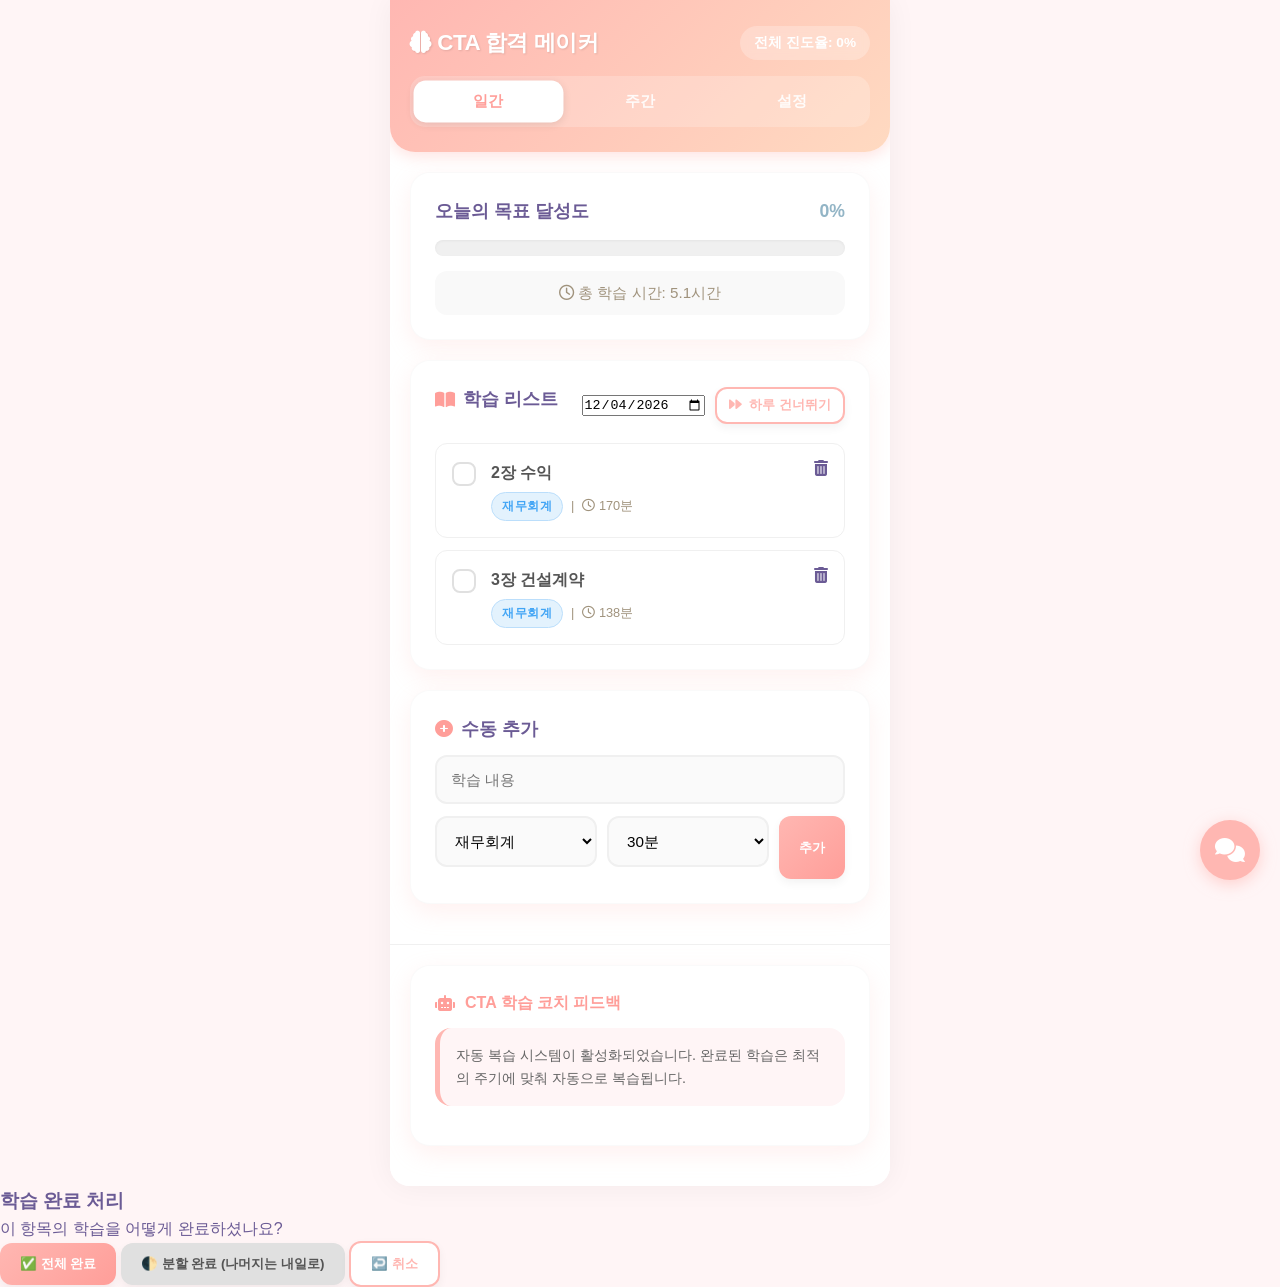
<file: planner.html>
<!DOCTYPE html>
<html lang="ko">
<head>
    <meta charset="UTF-8">
    <meta name="viewport" content="width=device-width, initial-scale=1.0">
    <title>CTA 합격 메이커 - 세무사 시험 플래너</title>
    <link rel="stylesheet" href="style.css">
    <link rel="stylesheet" href="https://cdnjs.cloudflare.com/ajax/libs/font-awesome/6.0.0/css/all.min.css">
</head>
<body>
    <div class="app-container">
        <header class="main-header">
            <div class="header-top">
                <h1><i class="fas fa-brain"></i> CTA 합격 메이커</h1>
                <div class="exam-countdown" id="exam-countdown">진도 계산 중...</div>
            </div>
            <nav class="view-tabs">
                <button class="tab-btn active" data-view="daily">일간</button>
                <button class="tab-btn" data-view="weekly">주간</button>
                <button class="tab-btn" data-view="settings">설정</button>
            </nav>
        </header>

        <main id="view-container">
            <!-- Daily View -->
            <div id="daily-view" class="view-content active">
                <section class="card summary-card">
                    <div class="progress-info">
                        <h2>오늘의 목표 달성도</h2>
                        <div class="progress-bar-container">
                            <div id="daily-progress-bar" class="progress-bar" style="width: 0%"></div>
                        </div>
                        <span id="daily-percentage">0%</span>
                    </div>
                    <div class="study-time-info">
                        <p><i class="far fa-clock"></i> 총 학습 시간: <span id="remaining-time">--</span></p>
                    </div>
                </section>

                <section class="card">
                    <div class="section-header">
                        <h2><i class="fas fa-book-open"></i> 학습 리스트</h2>
                        <div class="daily-controls">
                            <input type="date" id="selected-date" class="small-date">
                            <button id="skip-day-btn" class="btn btn-outline btn-sm"><i class="fas fa-forward"></i> 하루 건너뛰기</button>
                        </div>
                    </div>
                    <ul id="task-list" class="task-list">
                        <!-- Tasks will be injected here -->
                    </ul>
                </section>

                <section class="card">
                    <h2><i class="fas fa-plus-circle"></i> 수동 추가</h2>
                    <form id="add-task-form" class="compact-form">
                        <input type="text" id="task-title" placeholder="학습 내용" required>
                        <div class="form-row">
                            <select id="task-subject" required>
                                <option value="재무회계">재무회계</option>
                                <option value="세법">세법</option>
                                <option value="원가회계">원가회계</option>
                                <option value="재정학">재정학</option>
                            </select>
                            <select id="task-time" required>
                                <option value="30">30분</option>
                                <option value="60">1시간</option>
                                <option value="120">2시간</option>
                                <option value="180">3시간</option>
                            </select>
                            <button type="submit" class="btn btn-primary">추가</button>
                        </div>
                    </form>
                </section>
            </div>

            <!-- Weekly View -->
            <div id="weekly-view" class="view-content">
                <section class="card">
                    <h2><i class="fas fa-calendar-week"></i> 주간 학습 계획</h2>
                    <div id="weekly-goals" class="goals-list"></div>
                </section>
            </div>

            <!-- Settings View -->
            <div id="settings-view" class="view-content">
                 <section class="card">
                    <h2><i class="fas fa-cog"></i> 학습 환경 설정</h2>
                    <div class="settings-group">
                        <div class="setting-item">
                            <label>공부 시작 시간</label>
                            <input type="time" id="start-time" value="09:00">
                        </div>
                        <div class="setting-item">
                            <label>공부 종료 시간</label>
                            <input type="time" id="end-time" value="22:00">
                        </div>
                        <div class="setting-item">
                            <label>총 휴식 시간 (시간)</label>
                            <input type="number" id="break-time" value="2" step="0.5">
                        </div>
                        <button id="save-settings-btn" class="btn btn-primary">설정 저장 및 반영</button>
                    </div>
                </section>
                <section class="card">
                    <h2><i class="fas fa-book-reader"></i> 커리큘럼 정보</h2>
                     <ul class="book-list">
                        <li><strong>재무회계:</strong> 김영덕 객관식 재무회계</li>
                        <li><strong>세법:</strong> 유은종·정우승 세법워크북/객관식세법</li>
                        <li><strong>원가회계:</strong> 임세진 원가관리회계</li>
                        <li><strong>재정학:</strong> 정병열 재정학연습</li>
                    </ul>
                    <button id="reset-curriculum-btn" class="btn btn-danger btn-sm">진도 전체 초기화</button>
                </section>
            </div>
        </main>

        <footer class="app-footer">
            <section class="card feedback-card">
                <div class="ai-header">
                    <i class="fas fa-robot"></i> <span>CTA 학습 코치 피드백</span>
                </div>
                <div id="ai-feedback" class="ai-feedback-text">
                    자동 복습 시스템이 활성화되었습니다. 완료된 학습은 최적의 주기에 맞춰 자동으로 복습됩니다.
                </div>
            </section>
        </footer>

        <!-- Chat Widget -->
        <button class="chat-toggle-btn" onclick="toggleChat()">
            <i class="fas fa-comments"></i>
        </button>
        <div class="chat-widget" id="chat-widget">
            <div class="chat-header">
                <span>AI 학습 코치</span>
                <i class="fas fa-times" style="cursor:pointer;" onclick="toggleChat()"></i>
            </div>
            <div class="chat-body" id="chat-body">
                <div class="chat-message bot">
                    학습 일정 조정이 필요하신가요? <br> "진도 수정", "지금 시작할게", "14시에 시작" 또는 "오늘 하루 쉴게" 라고 말씀해보세요.
                </div>
            </div>
            <div class="chat-input-area">
                <input type="text" id="chat-input" placeholder="메시지를 입력하세요...">
                <button class="btn btn-primary btn-sm" onclick="sendMessage()">전송</button>
            </div>
        </div>
    </div>

    <!-- Completion Modal -->
    <div id="completion-modal" class="modal-overlay">
        <div class="modal-content">
            <h3>학습 완료 처리</h3>
            <p>이 항목의 학습을 어떻게 완료하셨나요?</p>
            <div class="modal-actions">
                <button id="complete-full-btn" class="btn btn-primary">✅ 전체 완료</button>
                <button id="complete-split-btn" class="btn btn-secondary">🌓 분할 완료 (나머지는 내일로)</button>
                <button id="modal-cancel-btn" class="btn btn-outline">↩️ 취소</button>
            </div>
        </div>
    </div>

    <script src="main.js"></script>
</body>
</html>
</file>
<file: style.css>
:root {
    /* Pastel Theme Palette */
    --primary-color: #FFB7B2;    /* Pastel Pink */
    --primary-dark: #FF9E99;
    --secondary-color: #AEC6CF;  /* Pastel Blue */
    --secondary-dark: #93B5C6;
    --accent-color: #FDFD96;     /* Pastel Yellow */
    --success-color: #B2F7EF;    /* Mint Green */
    --text-main: #6B5B95;        /* Soft Purple/Dark Grey */
    --text-muted: #A0937D;
    --bg-color: #FFF5F6;         /* Very Light Pink Background */
    --card-bg: #FFFFFF;
    --border-radius: 20px;
    --shadow: 0 8px 24px rgba(255, 183, 178, 0.2);
    --font-main: 'Pretendard', 'Nunito', sans-serif;
}

* {
    box-sizing: border-box;
    margin: 0;
    padding: 0;
}

body {
    font-family: var(--font-main);
    background-color: var(--bg-color);
    color: var(--text-main);
    line-height: 1.6;
}

.app-container {
    max-width: 500px;
    margin: 0 auto;
    background: var(--card-bg);
    min-height: 100vh;
    display: flex;
    flex-direction: column;
    box-shadow: 0 0 30px rgba(0,0,0,0.05);
    border-radius: 0 0 20px 20px;
    overflow: hidden;
}

/* Header */
.main-header {
    background: linear-gradient(135deg, #FFB7B2, #FFDAC1); /* Pink to Peach */
    color: white;
    padding: 25px 20px;
    position: sticky;
    top: 0;
    z-index: 100;
    border-radius: 0 0 25px 25px;
    box-shadow: 0 4px 15px rgba(255, 183, 178, 0.4);
}

.header-top {
    display: flex;
    justify-content: space-between;
    align-items: center;
    margin-bottom: 15px;
}

.header-top h1 {
    font-size: 1.4rem;
    font-weight: 800;
    letter-spacing: -0.5px;
    text-shadow: 1px 1px 2px rgba(0,0,0,0.1);
}

.exam-countdown {
    background: rgba(255,255,255,0.25);
    padding: 6px 14px;
    border-radius: 25px;
    font-size: 0.85rem;
    font-weight: 700;
    backdrop-filter: blur(4px);
}

.view-tabs {
    display: flex;
    background: rgba(255,255,255,0.2);
    border-radius: 15px;
    padding: 5px;
    gap: 5px;
}

.tab-btn {
    flex: 1;
    border: none;
    background: none;
    color: rgba(255,255,255,0.9);
    padding: 10px;
    font-size: 0.95rem;
    cursor: pointer;
    border-radius: 12px;
    transition: all 0.3s cubic-bezier(0.4, 0, 0.2, 1);
    font-weight: 600;
}

.tab-btn.active {
    background: white;
    color: var(--primary-dark);
    font-weight: 800;
    box-shadow: 0 2px 8px rgba(0,0,0,0.1);
    transform: scale(1.02);
}

/* Main Content */
main {
    flex: 1;
    padding: 20px;
}

.view-content {
    display: none;
    animation: slideUp 0.5s cubic-bezier(0.2, 0.8, 0.2, 1);
}

.view-content.active {
    display: block;
}

@keyframes slideUp {
    from { opacity: 0; transform: translateY(20px); }
    to { opacity: 1; transform: translateY(0); }
}

.card {
    background: var(--card-bg);
    border-radius: var(--border-radius);
    padding: 24px;
    margin-bottom: 20px;
    box-shadow: var(--shadow);
    border: 1px solid rgba(0,0,0,0.02);
    transition: transform 0.2s;
}

.card:hover {
    transform: translateY(-2px);
}

.section-header {
    display: flex;
    justify-content: space-between;
    align-items: center;
    margin-bottom: 18px;
}

.daily-controls {
    display: flex;
    align-items: center;
    gap: 10px;
}

#skip-day-btn i {
    margin-right: 4px;
}

h2 {
    font-size: 1.1rem;
    color: var(--text-main);
    margin-bottom: 12px;
    font-weight: 800;
    display: flex;
    align-items: center;
    gap: 8px;
}

h2 i {
    color: var(--primary-dark);
}

/* Summary Card */
.progress-bar-container {
    height: 16px;
    background: #F0F0F0;
    border-radius: 10px;
    overflow: hidden;
    margin: 15px 0;
    box-shadow: inset 0 1px 3px rgba(0,0,0,0.05);
}

.progress-bar {
    height: 100%;
    background: linear-gradient(90deg, var(--secondary-color), var(--success-color));
    width: 0%;
    border-radius: 10px;
    transition: width 0.8s cubic-bezier(0.4, 0, 0.2, 1);
}

.progress-info {
    position: relative;
    margin-bottom: 10px;
}

#daily-percentage {
    position: absolute;
    right: 0;
    top: 0;
    font-weight: 800;
    color: var(--secondary-dark);
    font-size: 1.1rem;
}

.study-time-info {
    font-size: 0.95rem;
    color: var(--text-muted);
    background: #F9F9F9;
    padding: 10px;
    border-radius: 12px;
    text-align: center;
}

/* Task List */
.task-list {
    list-style: none;
}

.task-item {
    display: flex;
    align-items: flex-start;
    padding: 16px;
    transition: all 0.2s;
    background: white;
    border-radius: 12px;
    margin-bottom: 12px;
    border: 1px solid #F0F0F0;
    position: relative;
    overflow: hidden;
}

.task-item:last-child {
    margin-bottom: 0;
}

.task-item.completed {
    opacity: 0.6;
    background: #FAFAFA;
}

.task-item.type-review::before {
    content: '복습';
    position: absolute;
    top: -1px;
    left: -1px;
    background: var(--accent-color);
    color: #8C7B50;
    padding: 4px 10px 4px 14px;
    border-bottom-right-radius: 15px;
    font-size: 0.7rem;
    font-weight: 800;
    box-shadow: 1px 1px 5px rgba(0,0,0,0.1);
    z-index: 1;
}


.task-checkbox {
    width: 24px;
    height: 24px;
    border: 2px solid #E0E0E0;
    border-radius: 8px;
    margin-right: 15px;
    margin-top: 2px;
    cursor: pointer;
    flex-shrink: 0;
    position: relative;
    z-index: 2;
    transition: all 0.2s;
}

.task-item.completed .task-checkbox {
    background: var(--secondary-color);
    border-color: var(--secondary-color);
    transform: scale(1.1);
}

.task-item.completed .task-checkbox::after {
    content: '✔';
    color: white;
    font-size: 14px;
    position: absolute;
    top: 50%;
    left: 50%;
    transform: translate(-50%, -50%);
    font-weight: bold;
}

.task-info {
    flex: 1;
    z-index: 2;
}

.task-title {
    font-weight: 700;
    display: block;
    font-size: 1rem;
    color: #555;
    margin-bottom: 6px;
}

.task-item.completed .task-title {
    text-decoration: line-through;
    color: #AAA;
}

.task-meta {
    font-size: 0.8rem;
    color: var(--text-muted);
    display: flex;
    align-items: center;
    gap: 8px;
}

.subject-tag {
    padding: 4px 10px;
    border-radius: 20px;
    font-weight: 700;
    font-size: 0.75rem;
    letter-spacing: 0.5px;
}

.subject-재무회계 { background: #E3F2FD; color: #42A5F5; border: 1px solid #BBDEFB; }
.subject-세법 { background: #FFF3E0; color: #FF9800; border: 1px solid #FFE0B2; }
.subject-원가회계 { background: #E8F5E9; color: #66BB6A; border: 1px solid #C8E6C9; }
.subject-재정학 { background: #F3E5F5; color: #AB47BC; border: 1px solid #E1BEE7; }
.type-review .subject-tag { filter: brightness(1.05) saturate(0.85); }


/* Forms */
.compact-form input, .compact-form select {
    width: 100%;
    padding: 14px;
    border: 2px solid #F0F0F0;
    border-radius: 12px;
    margin-bottom: 12px;
    font-family: inherit;
    font-size: 0.95rem;
    transition: border-color 0.3s;
    background: #FAFAFA;
}

.compact-form input:focus, .compact-form select:focus {
    border-color: var(--secondary-color);
    outline: none;
    background: white;
}

.form-row {
    display: flex;
    gap: 10px;
}

.form-row select {
    flex: 1;
}

/* Buttons */
.btn {
    border: none;
    padding: 12px 20px;
    border-radius: 12px;
    font-weight: 700;
    cursor: pointer;
    transition: all 0.3s;
    font-family: inherit;
    box-shadow: 0 4px 10px rgba(0,0,0,0.05);
}

.btn-primary { 
    background: linear-gradient(135deg, var(--primary-color), var(--primary-dark)); 
    color: white; 
}
.btn-secondary { 
    background: #E0E0E0; 
    color: #555; 
}
.btn-outline { 
    background: white; 
    border: 2px solid var(--primary-color); 
    color: var(--primary-color); 
}
.btn-danger { 
    background: #FF8A80; 
    color: white; 
}
.btn-sm { 
    padding: 8px 12px; 
    font-size: 0.8rem; 
}

.btn:hover {
    transform: translateY(-2px);
    box-shadow: 0 6px 15px rgba(0,0,0,0.1);
}

.btn:active { 
    transform: scale(0.98); 
}

.button-group {
    display: flex;
    gap: 10px;
    margin-top: 20px;
}

/* Settings */
.settings-group .setting-item {
    margin-bottom: 20px;
}

.setting-item label {
    display: block;
    font-size: 0.9rem;
    color: var(--text-main);
    margin-bottom: 8px;
    font-weight: 600;
}

.book-list {
    list-style: none;
    font-size: 0.95rem;
    margin-bottom: 20px;
    background: #FAFAFA;
    padding: 15px;
    border-radius: 15px;
}

.book-list li {
    padding: 10px 0;
    border-bottom: 1px dashed #DDD;
    color: #666;
}
.book-list li:last-child { border-bottom: none; }
.book-list strong { color: var(--text-main); }

/* Feedback Footer */
.app-footer {
    padding: 20px;
    border-top: 1px solid #F0F0F0;
    background: #FFF;
}

.ai-header {
    display: flex;
    align-items: center;
    gap: 10px;
    margin-bottom: 12px;
    color: var(--primary-dark);
    font-weight: 800;
    font-size: 1rem;
}

.ai-feedback-text {
    font-size: 0.9rem;
    color: #666;
    background: #FFF5F6;
    padding: 16px;
    border-radius: 16px;
    border-left: 5px solid var(--primary-color);
    margin-bottom: 15px;
    line-height: 1.6;
}

/* Chat Widget */
.chat-widget {
    position: fixed;
    bottom: 20px;
    right: 20px;
    z-index: 1000;
    width: 350px;
    background: white;
    border-radius: 20px;
    box-shadow: 0 10px 40px rgba(0,0,0,0.15);
    display: flex;
    flex-direction: column;
    overflow: hidden;
    transition: all 0.4s cubic-bezier(0.4, 0, 0.2, 1);
    transform-origin: bottom right;
    transform: scale(0);
    opacity: 0;
}

.chat-widget.open {
    transform: scale(1);
    opacity: 1;
}

.chat-header {
    background: linear-gradient(135deg, var(--secondary-color), var(--success-color));
    color: white;
    padding: 15px;
    display: flex;
    justify-content: space-between;
    align-items: center;
    font-weight: 700;
}

.chat-body {
    height: 300px;
    overflow-y: auto;
    padding: 15px;
    background: #FAFAFA;
    display: flex;
    flex-direction: column;
    gap: 10px;
}

.chat-message {
    max-width: 80%;
    padding: 10px 14px;
    border-radius: 14px;
    font-size: 0.9rem;
    line-height: 1.4;
}

.chat-message.bot {
    background: white;
    color: #555;
    align-self: flex-start;
    border-bottom-left-radius: 2px;
    box-shadow: 0 2px 5px rgba(0,0,0,0.05);
}

.chat-message.user {
    background: var(--primary-color);
    color: white;
    align-self: flex-end;
    border-bottom-right-radius: 2px;
}

.chat-input-area {
    padding: 10px;
    background: white;
    border-top: 1px solid #EEE;
    display: flex;
    gap: 8px;
}

.chat-input-area input {
    flex: 1;
    border: 2px solid #F0F0F0;
    background: #FAFAFA;
    border-radius: 20px;
    padding: 8px 15px;
    outline: none;
    transition: all 0.2s;
}
.chat-input-area input:focus {
    border-color: var(--secondary-color);
    background: white;
}

.chat-toggle-btn {
    position: fixed;
    bottom: 20px;
    right: 20px;
    width: 60px;
    height: 60px;
    border-radius: 50%;
    background: var(--primary-color);
    color: white;
    border: none;
    box-shadow: 0 4px 15px rgba(255, 183, 178, 0.6);
    cursor: pointer;
    font-size: 24px;
    display: flex;
    justify-content: center;
    align-items: center;
    z-index: 999; /* chat widget is 1000 */
    transition: all 0.4s cubic-bezier(0.4, 0, 0.2, 1);
    transform-origin: bottom right;
}

.chat-toggle-btn:hover {
    transform: scale(1.1);
}

/* Hide toggle button when chat is open */
.chat-widget.open ~ .chat-toggle-btn {
    transform: scale(0);
    opacity: 0;
}


/* Weekly View */
.goal-item {
    display: flex;
    justify-content: space-between;
    padding: 15px;
    border-bottom: 1px solid #F0F0F0;
    background: white;
    margin-bottom: 8px;
    border-radius: 12px;
}

.goal-info h4 { font-size: 0.95rem; margin-bottom: 4px; color: var(--text-main); }
.goal-info p { font-size: 0.8rem; color: var(--text-muted); }
.goal-progress { font-weight: 800; color: var(--secondary-dark); font-size: 0.9rem; }
.tiny-tag {
    font-size: 0.7rem;
    padding: 2px 6px;
    border-radius: 4px;
    margin-right: 5px;
    color: #777;
    background: #EEE;
    border: 1px solid #E0E0E0;
}
.tiny-tag.type-review { background-color: var(--accent-color); border-color: #E8E8A6; }


@media (max-width: 480px) {
    .app-container { border-radius: 0; }
    .main-header { padding: 20px 15px; }
    .card { padding: 20px; margin-bottom: 15px; }
    .chat-widget { 
        width: calc(100% - 20px);
        height: 85vh; 
        bottom: 10px;
        right: 10px;
    }
}
</file>
